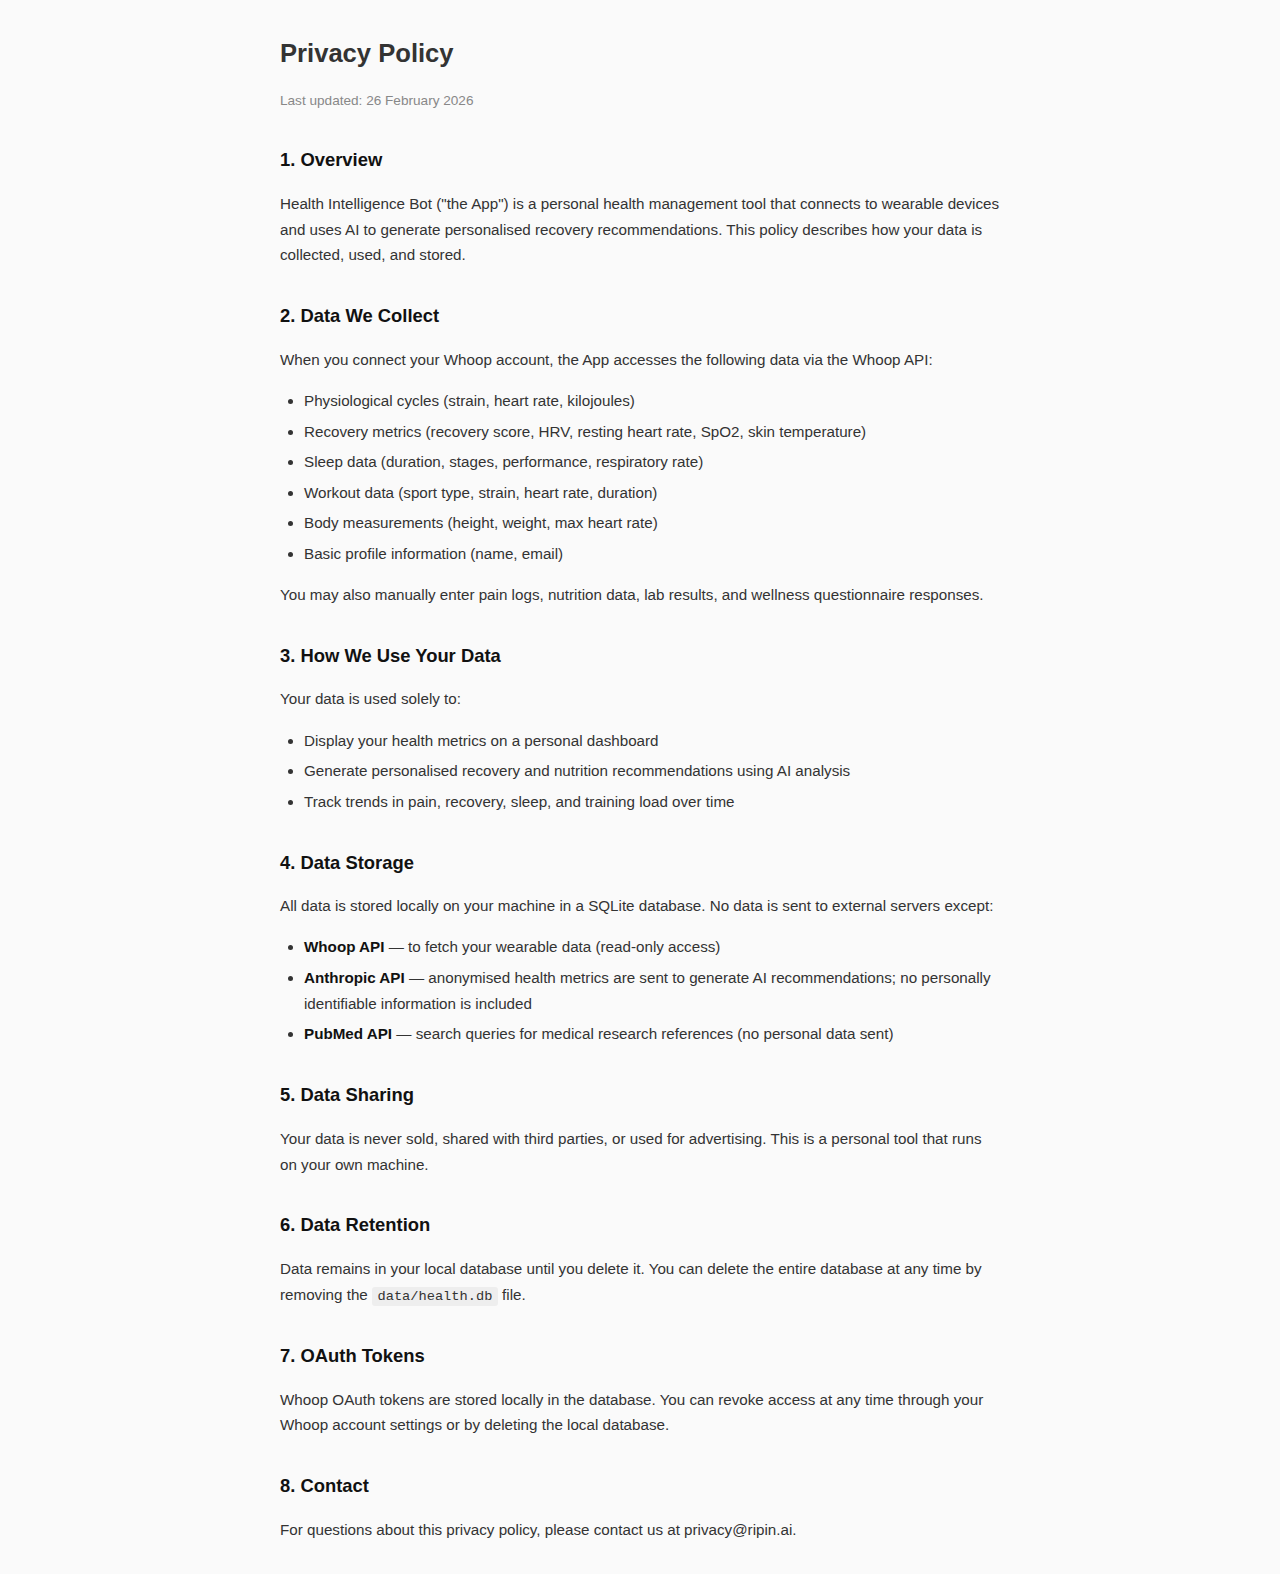
<file: web/templates/privacy_health.html>
<!DOCTYPE html>
<html lang="en">
<head>
    <meta charset="UTF-8">
    <meta name="viewport" content="width=device-width, initial-scale=1.0">
    <title>Privacy Policy — Health Intelligence Bot</title>
    <meta name="robots" content="noindex, nofollow">
    <style>
        body { font-family: -apple-system, BlinkMacSystemFont, "Segoe UI", Roboto, sans-serif; max-width: 720px; margin: 2rem auto; padding: 0 1.5rem; color: #333; line-height: 1.7; background: #fafafa; }
        h1 { font-size: 1.6rem; margin-bottom: 0.25rem; }
        h2 { font-size: 1.15rem; margin-top: 2rem; color: #111; }
        p, li { font-size: 0.95rem; }
        ul { margin: 0.5rem 0; padding-left: 1.5rem; }
        li { margin-bottom: 0.3rem; }
        .updated { color: #888; font-size: 0.85rem; margin-bottom: 2rem; }
        strong { color: #111; }
        code { background: #eee; padding: 0.15em 0.4em; border-radius: 3px; font-size: 0.9em; }
    </style>
</head>
<body>
    <h1>Privacy Policy</h1>
    <p class="updated">Last updated: 26 February 2026</p>

    <h2>1. Overview</h2>
    <p>Health Intelligence Bot ("the App") is a personal health management tool that connects to wearable devices and uses AI to generate personalised recovery recommendations. This policy describes how your data is collected, used, and stored.</p>

    <h2>2. Data We Collect</h2>
    <p>When you connect your Whoop account, the App accesses the following data via the Whoop API:</p>
    <ul>
        <li>Physiological cycles (strain, heart rate, kilojoules)</li>
        <li>Recovery metrics (recovery score, HRV, resting heart rate, SpO2, skin temperature)</li>
        <li>Sleep data (duration, stages, performance, respiratory rate)</li>
        <li>Workout data (sport type, strain, heart rate, duration)</li>
        <li>Body measurements (height, weight, max heart rate)</li>
        <li>Basic profile information (name, email)</li>
    </ul>
    <p>You may also manually enter pain logs, nutrition data, lab results, and wellness questionnaire responses.</p>

    <h2>3. How We Use Your Data</h2>
    <p>Your data is used solely to:</p>
    <ul>
        <li>Display your health metrics on a personal dashboard</li>
        <li>Generate personalised recovery and nutrition recommendations using AI analysis</li>
        <li>Track trends in pain, recovery, sleep, and training load over time</li>
    </ul>

    <h2>4. Data Storage</h2>
    <p>All data is stored locally on your machine in a SQLite database. No data is sent to external servers except:</p>
    <ul>
        <li><strong>Whoop API</strong> — to fetch your wearable data (read-only access)</li>
        <li><strong>Anthropic API</strong> — anonymised health metrics are sent to generate AI recommendations; no personally identifiable information is included</li>
        <li><strong>PubMed API</strong> — search queries for medical research references (no personal data sent)</li>
    </ul>

    <h2>5. Data Sharing</h2>
    <p>Your data is never sold, shared with third parties, or used for advertising. This is a personal tool that runs on your own machine.</p>

    <h2>6. Data Retention</h2>
    <p>Data remains in your local database until you delete it. You can delete the entire database at any time by removing the <code>data/health.db</code> file.</p>

    <h2>7. OAuth Tokens</h2>
    <p>Whoop OAuth tokens are stored locally in the database. You can revoke access at any time through your Whoop account settings or by deleting the local database.</p>

    <h2>8. Contact</h2>
    <p>For questions about this privacy policy, please contact us at privacy@ripin.ai.</p>
</body>
</html>
</file>
